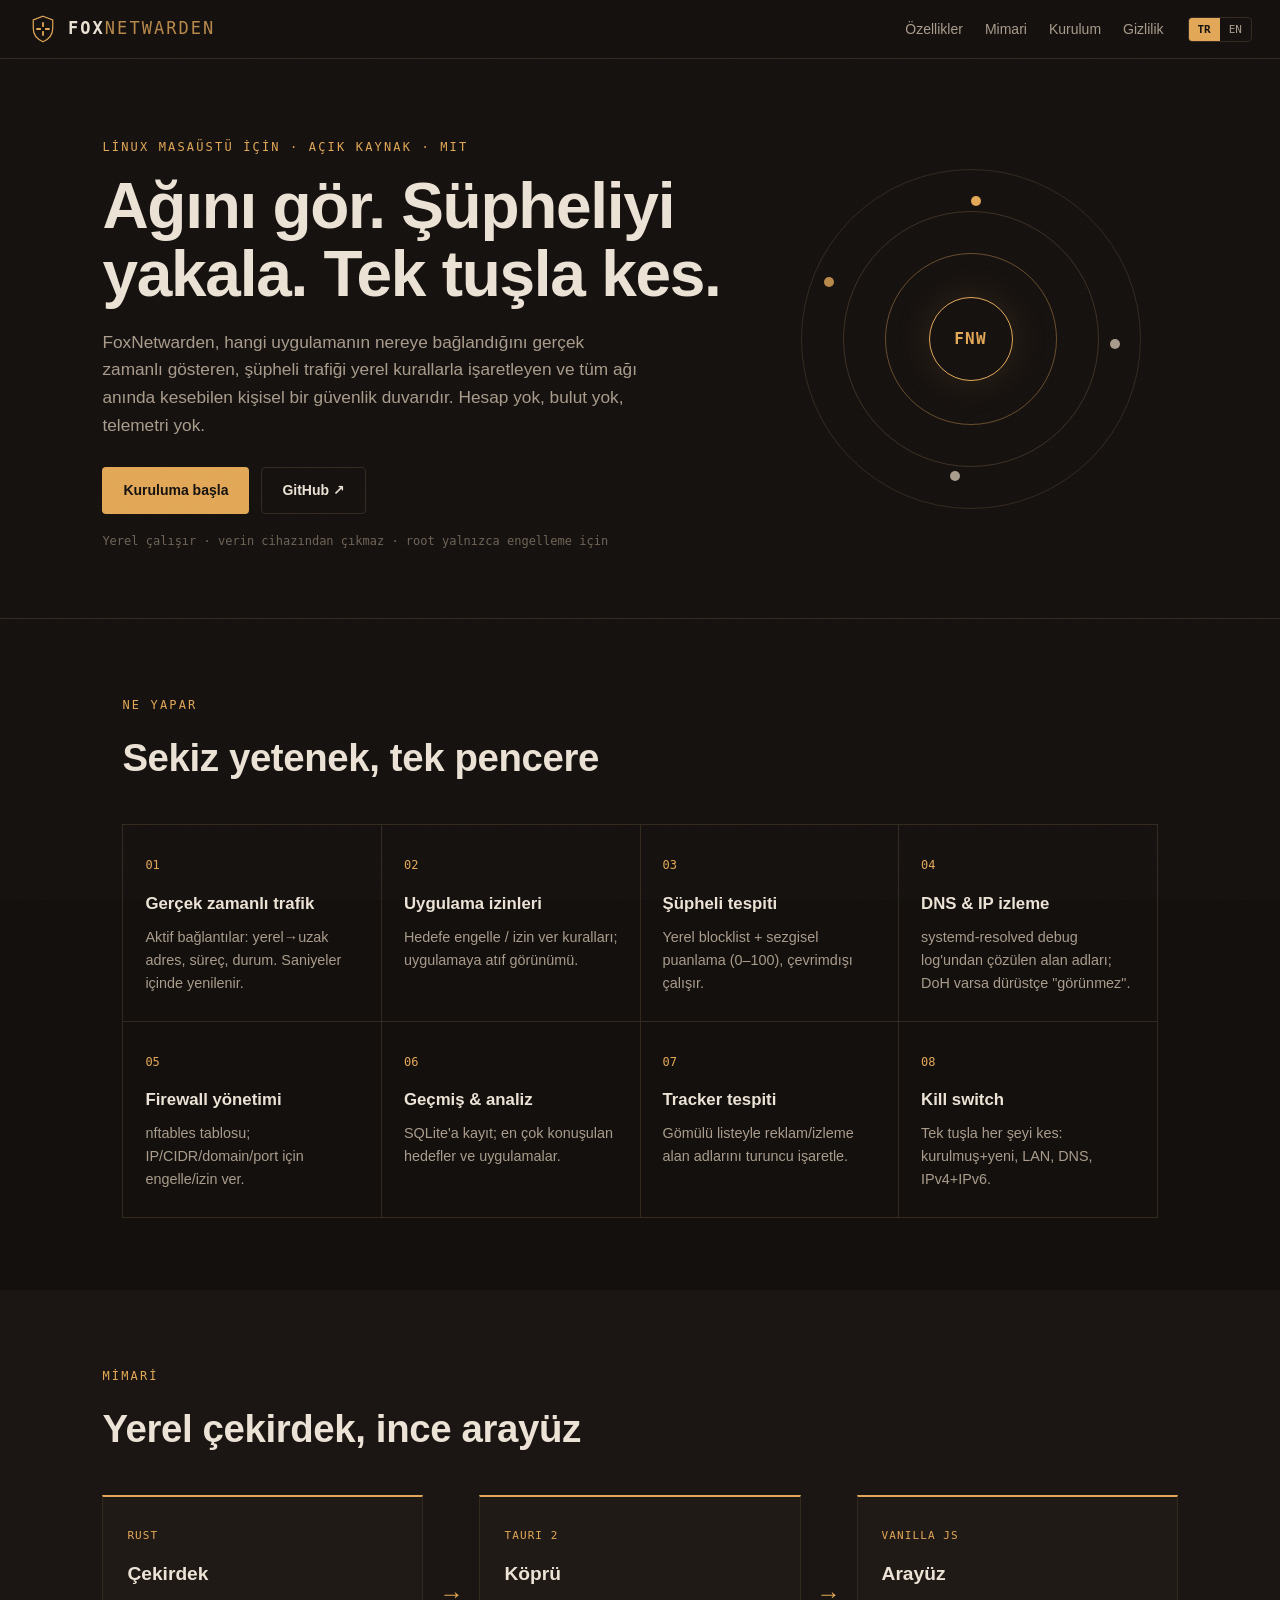
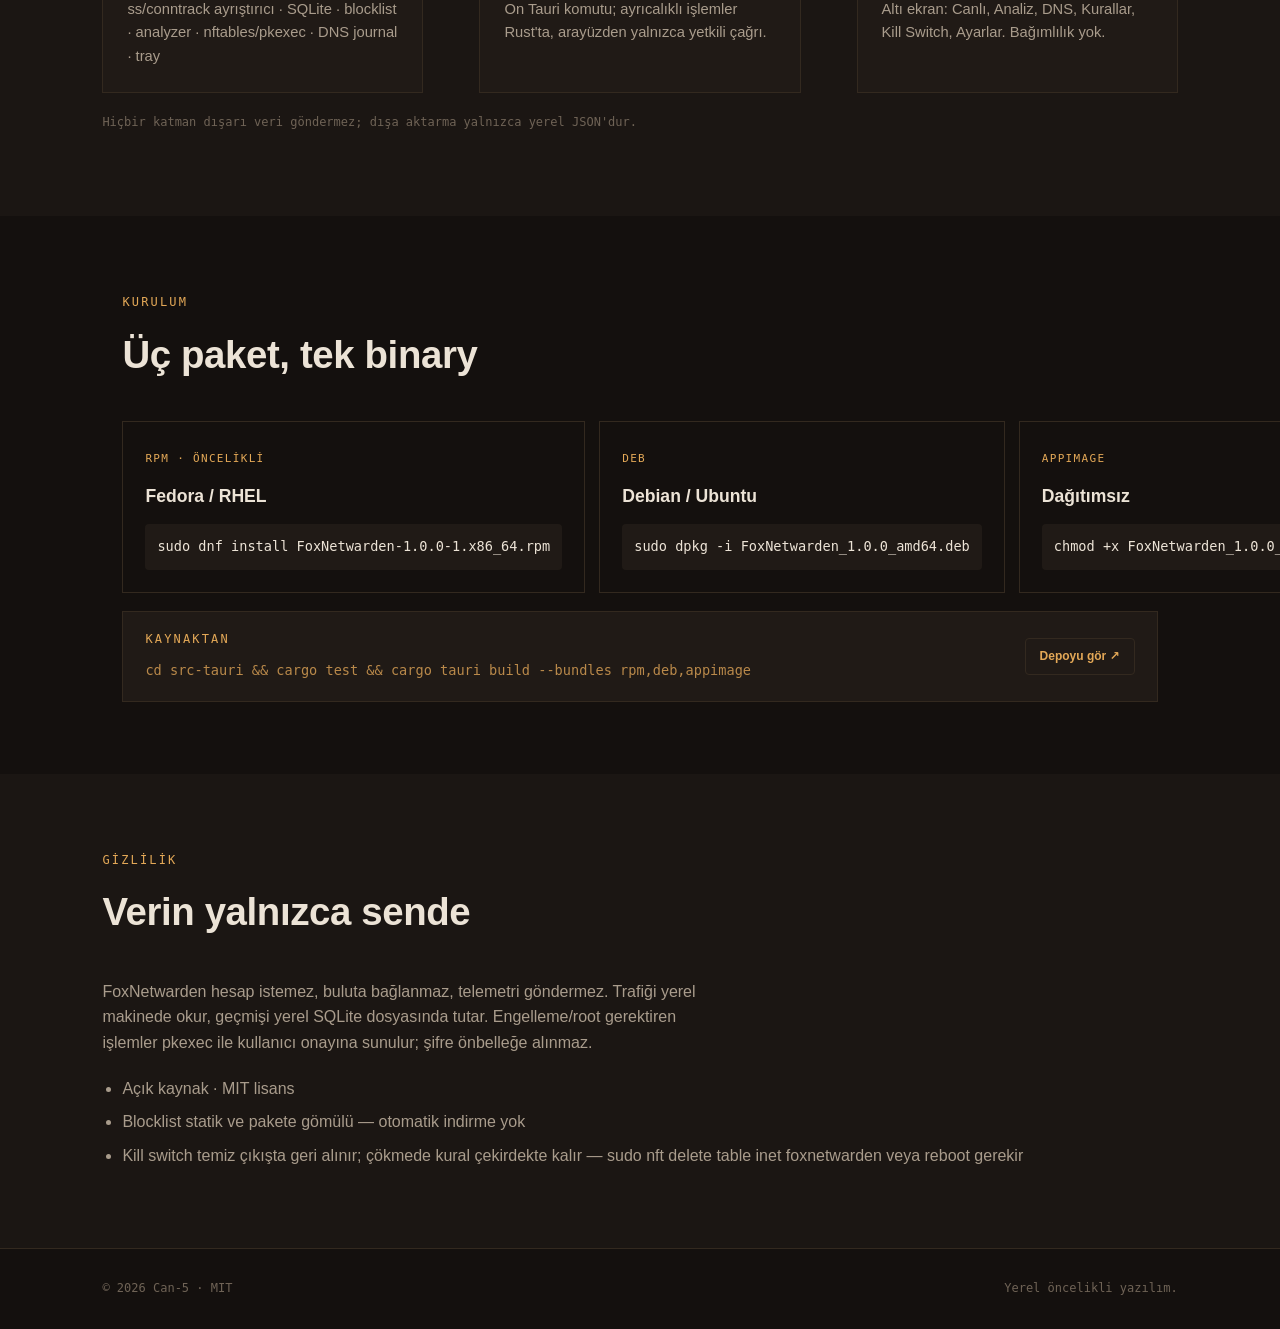
<file: site/index.html>
<!doctype html>
<html lang="tr">
<head>
<meta charset="utf-8">
<meta name="viewport" content="width=device-width, initial-scale=1">
<title>FoxNetwarden — ağ güvenlik duvarın</title>
<meta name="description" content="Yerel, hesapsız, bulutsuz kişisel Linux ağ güvenlik duvarı. Trafiğini gör, şüpheli bağlantıyı yakala, tek tuşla ağı kes.">
<link rel="icon" href="favicon.png">
<link rel="stylesheet" href="styles.css">
</head>
<body>
<header class="topbar">
  <a class="brand" href="#ust">
    <svg class="brand-mark" viewBox="0 0 40 40" aria-hidden="true">
      <path d="M20 3 L33 8 V19 C33 28 27 34 20 37 C13 34 7 28 7 19 V8 Z" fill="#14100e" stroke="#e3a857" stroke-width="1.6"/>
      <path d="M20 12 V28 M12 20 H28" stroke="#e3a857" stroke-width="2.4" stroke-linecap="round"/>
      <circle cx="20" cy="20" r="3" fill="#14100e"/>
    </svg>
    <span>FOX<span class="thin">NETWARDEN</span></span>
  </a>
  <nav class="topnav" aria-label="Sayfa bölümleri">
    <a href="#ozellikler" data-i18n="nav.features">Özellikler</a>
    <a href="#mimari" data-i18n="nav.arch">Mimari</a>
    <a href="#kurulum" data-i18n="nav.install">Kurulum</a>
    <a href="#gizlilik" data-i18n="nav.privacy">Gizlilik</a>
  </nav>
  <div class="lang-switch" role="group" aria-label="Dil / Language">
    <button class="lang-btn is-active" data-lang="tr" aria-pressed="true">TR</button>
    <button class="lang-btn" data-lang="en" aria-pressed="false">EN</button>
  </div>
</header>

<main>
<section class="hero" id="ust">
  <div class="hero-inner">
    <p class="eyebrow" data-i18n="hero.eyebrow">Linux masaüstü için · açık kaynak · MIT</p>
    <h1 data-i18n="hero.title">Ağını gör. Şüpheliyi yakala. Tek tuşla kes.</h1>
    <p class="lede" data-i18n="hero.lede">FoxNetwarden, hangi uygulamanın nereye bağlandığını gerçek zamanlı gösteren, şüpheli trafiği yerel kurallarla işaretleyen ve tüm ağı anında kesebilen kişisel bir güvenlik duvarıdır. Hesap yok, bulut yok, telemetri yok.</p>
    <div class="hero-actions">
      <a class="btn primary" href="#kurulum" data-i18n="hero.cta">Kuruluma başla</a>
      <a class="btn ghost" href="https://github.com/Can-5/foxnetwarden" target="_blank" rel="noopener">GitHub ↗</a>
    </div>
    <div class="hero-note" data-i18n="hero.note">Yerel çalışır · verin cihazından çıkmaz · root yalnızca engelleme için</div>
  </div>
  <div class="hero-art" aria-hidden="true">
    <div class="ring r1"></div><div class="ring r2"></div><div class="ring r3"></div>
    <div class="core"><span>FNW</span></div>
    <div class="node n1"></div><div class="node n2"></div><div class="node n3"></div><div class="node n4"></div>
  </div>
</section>

<section class="section" id="ozellikler">
  <div class="section-head">
    <span class="kicker" data-i18n="sec.features">NE YAPAR</span>
    <h2 data-i18n="sec.features.title">Sekiz yetenek, tek pencere</h2>
  </div>
  <div class="feature-grid">
    <article class="feature"><span class="fnum">01</span><h3 data-i18n="f.live.title">Gerçek zamanlı trafik</h3><p data-i18n="f.live.body">Aktif bağlantılar: yerel→uzak adres, süreç, durum. Saniyeler içinde yenilenir.</p></article>
    <article class="feature"><span class="fnum">02</span><h3 data-i18n="f.perm.title">Uygulama izinleri</h3><p data-i18n="f.perm.body">Hedefe engelle / izin ver kuralları; uygulamaya atıf görünümü.</p></article>
    <article class="feature"><span class="fnum">03</span><h3 data-i18n="f.susp.title">Şüpheli tespiti</h3><p data-i18n="f.susp.body">Yerel blocklist + sezgisel puanlama (0–100), çevrimdışı çalışır.</p></article>
    <article class="feature"><span class="fnum">04</span><h3 data-i18n="f.dns.title">DNS & IP izleme</h3><p data-i18n="f.dns.body">systemd-resolved debug log'undan çözülen alan adları; DoH varsa dürüstçe "görünmez".</p></article>
    <article class="feature"><span class="fnum">05</span><h3 data-i18n="f.fw.title">Firewall yönetimi</h3><p data-i18n="f.fw.body">nftables tablosu; IP/CIDR/domain/port için engelle/izin ver.</p></article>
    <article class="feature"><span class="fnum">06</span><h3 data-i18n="f.hist.title">Geçmiş & analiz</h3><p data-i18n="f.hist.body">SQLite'a kayıt; en çok konuşulan hedefler ve uygulamalar.</p></article>
    <article class="feature"><span class="fnum">07</span><h3 data-i18n="f.track.title">Tracker tespiti</h3><p data-i18n="f.track.body">Gömülü listeyle reklam/izleme alan adlarını turuncu işaretle.</p></article>
    <article class="feature"><span class="fnum">08</span><h3 data-i18n="f.kill.title">Kill switch</h3><p data-i18n="f.kill.body">Tek tuşla her şeyi kes: kurulmuş+yeni, LAN, DNS, IPv4+IPv6.</p></article>
  </div>
</section>

<section class="section alt" id="mimari">
  <div class="section-head">
    <span class="kicker" data-i18n="sec.arch">MİMARİ</span>
    <h2 data-i18n="sec.arch.title">Yerel çekirdek, ince arayüz</h2>
  </div>
  <div class="arch">
    <div class="arch-box"><span class="ab-tag">RUST</span><h3 data-i18n="arch.core">Çekirdek</h3><p data-i18n="arch.core.body">ss/conntrack ayrıştırıcı · SQLite · blocklist · analyzer · nftables/pkexec · DNS journal · tray</p></div>
    <div class="arch-arrow">→</div>
    <div class="arch-box"><span class="ab-tag">TAURI 2</span><h3 data-i18n="arch.bridge">Köprü</h3><p data-i18n="arch.bridge.body">On Tauri komutu; ayrıcalıklı işlemler Rust'ta, arayüzden yalnızca yetkili çağrı.</p></div>
    <div class="arch-arrow">→</div>
    <div class="arch-box"><span class="ab-tag">VANILLA JS</span><h3 data-i18n="arch.ui">Arayüz</h3><p data-i18n="arch.ui.body">Altı ekran: Canlı, Analiz, DNS, Kurallar, Kill Switch, Ayarlar. Bağımlılık yok.</p></div>
  </div>
  <p class="arch-foot" data-i18n="arch.foot">Hiçbir katman dışarı veri göndermez; dışa aktarma yalnızca yerel JSON'dur.</p>
</section>

<section class="section" id="kurulum">
  <div class="section-head">
    <span class="kicker" data-i18n="sec.install">KURULUM</span>
    <h2 data-i18n="sec.install.title">Üç paket, tek binary</h2>
  </div>
  <div class="install-grid">
    <article class="pkg"><span class="pkg-tag">RPM · ÖNCELİKLİ</span><h3>Fedora / RHEL</h3><code>sudo dnf install FoxNetwarden-1.0.0-1.x86_64.rpm</code></article>
    <article class="pkg"><span class="pkg-tag">DEB</span><h3>Debian / Ubuntu</h3><code>sudo dpkg -i FoxNetwarden_1.0.0_amd64.deb</code></article>
    <article class="pkg"><span class="pkg-tag">APPIMAGE</span><h3>Dağıtımsız</h3><code>chmod +x FoxNetwarden_1.0.0_amd64.AppImage &amp;&amp; ./FoxNetwarden_1.0.0_amd64.AppImage</code></article>
  </div>
  <div class="build-strip">
    <div><span class="kicker" data-i18n="build.title">KAYNAKTAN</span><code>cd src-tauri &amp;&amp; cargo test &amp;&amp; cargo tauri build --bundles rpm,deb,appimage</code></div>
    <a class="btn small" href="https://github.com/Can-5/foxnetwarden" target="_blank" rel="noopener" data-i18n="build.repo">Depoyu gör ↗</a>
  </div>
</section>

<section class="section alt" id="gizlilik">
  <div class="section-head">
    <span class="kicker" data-i18n="sec.privacy">GİZLİLİK</span>
    <h2 data-i18n="sec.privacy.title">Verin yalnızca sende</h2>
  </div>
  <div class="privacy">
    <p data-i18n="privacy.body">FoxNetwarden hesap istemez, buluta bağlanmaz, telemetri göndermez. Trafiği yerel makinede okur, geçmişi yerel SQLite dosyasında tutar. Engelleme/root gerektiren işlemler pkexec ile kullanıcı onayına sunulur; şifre önbelleğe alınmaz.</p>
    <ul>
      <li data-i18n="privacy.l1">Açık kaynak · MIT lisans</li>
      <li data-i18n="privacy.l2">Blocklist statik ve pakete gömülü — otomatik indirme yok</li>
      <li data-i18n="privacy.l3">Kill switch temiz çıkışta geri alınır; çökmede kural çekirdekte kalır — sudo nft delete table inet foxnetwarden veya reboot gerekir</li>
    </ul>
  </div>
</section>
</main>

<footer>
  <span>© 2026 Can-5 · MIT</span>
  <span data-i18n="footer.made">Yerel öncelikli yazılım.</span>
</footer>

<script src="app.js"></script>
</body>
</html>
</file>
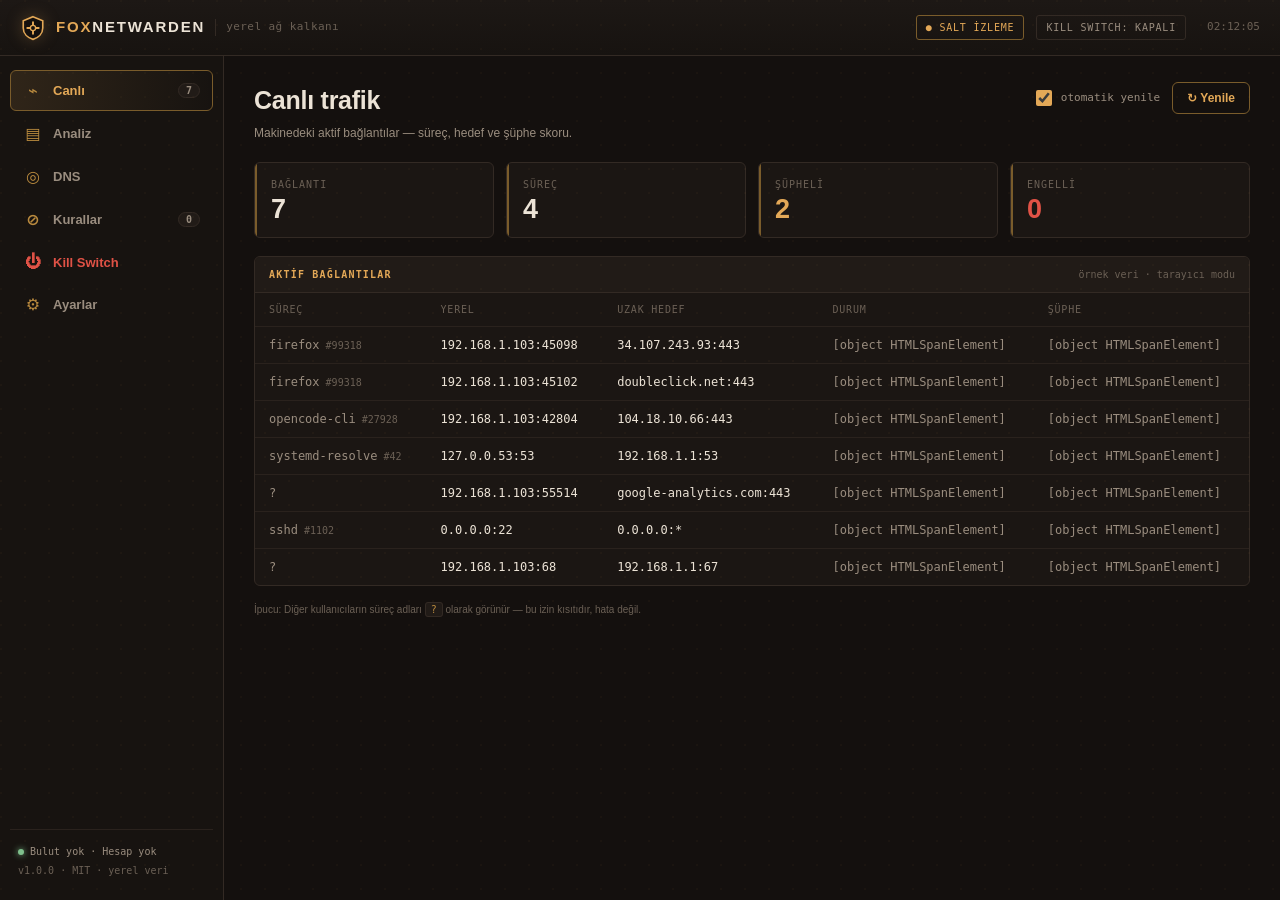
<file: web/index.html>
<!DOCTYPE html>
<html lang="tr">
<head>
  <meta charset="UTF-8">
  <meta name="viewport" content="width=device-width, initial-scale=1">
  <meta name="description" content="FoxNetwarden — yerel, hesapsız, bulutsuz Linux kişisel ağ güvenlik duvarı.">
  <link rel="icon" href="icon.png">
  <title>FoxNetwarden — ağ güvenlik duvarın</title>
  <link rel="stylesheet" href="styles.css">
</head>
<body>
  <div class="app" id="app">
    <!-- Üst bar -->
    <header class="topbar">
      <div class="brand">
        <span class="brand-mark" aria-hidden="true">
          <svg viewBox="0 0 32 32" width="26" height="26">
            <path d="M16 2 L28 7 V16 C28 23 22.5 28 16 30 C9.5 28 4 23 4 16 V7 Z" fill="#14100e" stroke="#e3a857" stroke-width="2"/>
            <path d="M16 9 V23 M9 16 H23" stroke="#e3a857" stroke-width="2.4" stroke-linecap="round"/>
            <circle cx="16" cy="16" r="3.2" fill="#14100e" stroke="#e3a857" stroke-width="1.6"/>
          </svg>
        </span>
        <span class="brand-name">FOX<span>NETWARDEN</span></span>
        <span class="brand-tag">yerel ağ kalkanı</span>
      </div>
      <div class="topbar-status">
        <span class="status-pill" id="modePill" data-mode="observe">● SALT İZLEME</span>
        <span class="ks-pill" id="ksPill" data-active="false">KILL SWITCH: KAPALI</span>
        <time class="clock" id="clock">--:--:--</time>
      </div>
    </header>

    <div class="shell">
      <!-- Sol gezinme -->
      <nav class="sidebar" aria-label="Ana gezinme">
        <button class="nav-item is-active" data-screen="live" type="button">
          <span class="nav-ico" aria-hidden="true">⌁</span><span>Canlı</span>
          <span class="nav-badge" id="navLiveCount">0</span>
        </button>
        <button class="nav-item" data-screen="analysis" type="button">
          <span class="nav-ico" aria-hidden="true">▤</span><span>Analiz</span>
        </button>
        <button class="nav-item" data-screen="dns" type="button">
          <span class="nav-ico" aria-hidden="true">◎</span><span>DNS</span>
        </button>
        <button class="nav-item" data-screen="rules" type="button">
          <span class="nav-ico" aria-hidden="true">⊘</span><span>Kurallar</span>
          <span class="nav-badge" id="navRuleCount">0</span>
        </button>
        <button class="nav-item nav-danger" data-screen="kill" type="button">
          <span class="nav-ico" aria-hidden="true">⏻</span><span>Kill Switch</span>
        </button>
        <button class="nav-item" data-screen="settings" type="button">
          <span class="nav-ico" aria-hidden="true">⚙</span><span>Ayarlar</span>
        </button>
        <div class="side-foot">
          <div class="foot-line"><span class="foot-dot"></span> Bulut yok · Hesap yok</div>
          <div class="foot-line foot-dim">v1.0.0 · MIT · yerel veri</div>
        </div>
      </nav>

      <!-- İçerik -->
      <main class="content" id="content">
        <!-- CANLI -->
        <section class="screen is-active" id="screen-live" aria-labelledby="h-live">
          <div class="screen-head">
            <div>
              <h1 id="h-live">Canlı trafik</h1>
              <p class="sub">Makinedeki aktif bağlantılar — süreç, hedef ve şüphe skoru.</p>
            </div>
            <div class="head-actions">
              <label class="inline-check"><input type="checkbox" id="autoRefresh" checked> otomatik yenile</label>
              <button class="btn btn-ghost" id="refreshBtn" type="button">↻ Yenile</button>
            </div>
          </div>

          <div class="stat-grid" id="statGrid">
            <div class="stat"><span class="stat-k">Bağlantı</span><span class="stat-v" id="statConns">0</span></div>
            <div class="stat"><span class="stat-k">Süreç</span><span class="stat-v" id="statProcs">0</span></div>
            <div class="stat"><span class="stat-k">Şüpheli</span><span class="stat-v stat-warn" id="statSusp">0</span></div>
            <div class="stat"><span class="stat-k">Engelli</span><span class="stat-v stat-danger" id="statBlocked">0</span></div>
          </div>

          <div class="panel">
            <div class="panel-head">
              <span>AKTİF BAĞLANTILAR</span>
              <span class="panel-meta" id="liveMeta">—</span>
            </div>
            <div class="table-wrap">
              <table class="data-table" id="liveTable">
                <thead><tr>
                  <th>Süreç</th><th>Yerel</th><th>Uzak hedef</th><th>Durum</th><th>Şüphe</th>
                </tr></thead>
                <tbody id="liveBody">
                  <tr><td colspan="5" class="empty">Bağlantı okunuyor…</td></tr>
                </tbody>
              </table>
            </div>
          </div>
          <p class="hint" id="permissionHint">İpucu: Diğer kullanıcıların süreç adları <code>?</code> olarak görünür — bu izin kısıtıdır, hata değil.</p>
        </section>

        <!-- ANALİZ -->
        <section class="screen" id="screen-analysis" aria-labelledby="h-analysis">
          <div class="screen-head">
            <div>
              <h1 id="h-analysis">Analiz</h1>
              <p class="sub">En çok konuşan süreçler ve kaydedilen bağlantı geçmişi.</p>
            </div>
          </div>
          <div class="two-col">
            <div class="panel">
              <div class="panel-head"><span>EN ÇOK HEDEF · SÜREÇ</span></div>
              <div class="bars" id="talkerBars"><p class="empty">Veri yok.</p></div>
            </div>
            <div class="panel">
              <div class="panel-head"><span>GEÇMİŞ ÖZETİ</span></div>
              <div class="stat-grid compact" id="historyStats">
                <div class="stat"><span class="stat-k">Kayıt</span><span class="stat-v" id="histCount">0</span></div>
                <div class="stat"><span class="stat-k">Benzersiz hedef</span><span class="stat-v" id="histTargets">0</span></div>
              </div>
              <div class="table-wrap short">
                <table class="data-table" id="historyTable">
                  <thead><tr><th>Zaman</th><th>Süreç</th><th>Hedef</th><th>Durum</th></tr></thead>
                  <tbody id="historyBody"><tr><td colspan="4" class="empty">Kayıt yok.</td></tr></tbody>
                </table>
              </div>
            </div>
          </div>
        </section>

        <!-- DNS -->
        <section class="screen" id="screen-dns" aria-labelledby="h-dns">
          <div class="screen-head">
            <div>
              <h1 id="h-dns">DNS izleme</h1>
              <p class="sub">systemd-resolved hata ayıklama günlüğünden alan adı sorguları.</p>
            </div>
            <button class="btn" id="dnsToggleBtn" type="button">DNS izlemeyi aç</button>
          </div>
          <div class="notice" id="dnsNotice">
            <strong id="dnsNoticeTitle">Görünmez mod</strong>
            <span id="dnsNoticeBody">DNS sorguları şu an görünmüyor. Tarayıcılar DoH kullanıyorsa resolved bu trafiği göremez. İzlemeyi açmak için root yetkisiyle debug günlüğü okunur.</span>
          </div>
          <div class="panel">
            <div class="panel-head"><span>SON SORGULAR</span><span class="panel-meta" id="dnsMeta">—</span></div>
            <div class="table-wrap">
              <table class="data-table" id="dnsTable">
                <thead><tr><th>Zaman</th><th>Alan adı</th><th>Tür</th><th>İşaret</th></tr></thead>
                <tbody id="dnsBody"><tr><td colspan="4" class="empty">İzleme kapalı.</td></tr></tbody>
              </table>
            </div>
          </div>
        </section>

        <!-- KURALLAR -->
        <section class="screen" id="screen-rules" aria-labelledby="h-rules">
          <div class="screen-head">
            <div>
              <h1 id="h-rules">Kurallar</h1>
              <p class="sub">Hedef veya porta dayalı engelleme/izin kuralları — nftables.</p>
            </div>
          </div>
          <div class="notice notice-warn" id="pkexecNotice">Her yazma işlemi <strong>pkexec</strong> ile root şifresi ister. Şifre uygulamada saklanmaz.</div>
          <div class="two-col">
            <div class="panel">
              <div class="panel-head"><span>YENİ KURAL</span></div>
              <form class="rule-form" id="ruleForm">
                <label>Eylem
                  <select id="ruleAction"><option value="block">Engelle</option><option value="allow">İzin ver</option></select>
                </label>
                <label>Hedef <span class="lbl-hint">IP / CIDR / alan adı</span>
                  <input id="ruleTarget" type="text" placeholder="ör. 192.0.2.66 veya example.com" autocomplete="off" required>
                </label>
                <label>Port <span class="lbl-hint">isteğe bağlı</span>
                  <input id="rulePort" type="number" min="1" max="65535" placeholder="443">
                </label>
                <button class="btn btn-block" type="submit">Kural ekle</button>
              </form>
            </div>
            <div class="panel">
              <div class="panel-head"><span>AKTİF KURALLAR</span><span class="panel-meta" id="ruleMeta">0 kural</span></div>
              <div class="table-wrap">
                <table class="data-table" id="rulesTable">
                  <thead><tr><th>Handle</th><th>Eylem</th><th>Hedef</th><th></th></tr></thead>
                  <tbody id="rulesBody"><tr><td colspan="4" class="empty">Kural yok.</td></tr></tbody>
                </table>
              </div>
            </div>
          </div>
        </section>

        <!-- KILL SWITCH -->
        <section class="screen" id="screen-kill" aria-labelledby="h-kill">
          <div class="screen-head">
            <div>
              <h1 id="h-kill">Kill switch</h1>
              <p class="sub">Tüm ağ trafiğini tek tuşla keser — IPv4, IPv6, DNS, LAN dahil.</p>
            </div>
          </div>
          <div class="kill-stage" id="killStage" data-active="false">
            <div class="kill-ring" aria-hidden="true"><span class="kill-ring-inner"></span></div>
            <div class="kill-core">
              <div class="kill-state" id="killState">KORUMA AKTİF</div>
              <div class="kill-desc" id="killDesc">Ağ trafiği normal akıyor.</div>
              <button class="kill-btn" id="killBtn" type="button">TÜM AĞI KES</button>
              <p class="kill-fine">Oturumluk · çökerse <code>sudo nft delete table inet foxnetwarden</code> · izin kuralları geçersiz.</p>
            </div>
          </div>
        </section>

        <!-- AYARLAR -->
        <section class="screen" id="screen-settings" aria-labelledby="h-settings">
          <div class="screen-head">
            <div>
              <h1 id="h-settings">Ayarlar</h1>
              <p class="sub">Yenileme hızı, koruma ve başlatma tercihleri.</p>
            </div>
          </div>
          <div class="settings-grid">
            <label class="setting-row">
              <span class="setting-label">Yenileme hızı<span class="setting-hint">Canlı tablo güncelleme aralığı</span></span>
              <select id="setRefresh"><option value="1000">1 saniye</option><option value="2000" selected>2 saniye</option><option value="5000">5 saniye</option></select>
            </label>
            <label class="setting-row">
              <span class="setting-label">Tracker koruması<span class="setting-hint">Gömülü blocklist ile eşleştir</span></span>
              <input type="checkbox" id="setBlocklist" checked>
            </label>
            <label class="setting-row">
              <span class="setting-label">Başlangıçta çalıştır<span class="setting-hint">Masaüstü oturumuyla aç</span></span>
              <input type="checkbox" id="setAutostart">
            </label>
            <label class="setting-row">
              <span class="setting-label">DNS debug izleme<span class="setting-hint">Root gerekir, oturumluk</span></span>
              <input type="checkbox" id="setDns">
            </label>
          </div>
          <div class="settings-actions">
            <button class="btn" id="saveSettings" type="button">Ayarları kaydet</button>
            <button class="btn btn-ghost" id="exportBtn" type="button">Geçmişi dışa aktar (JSON)</button>
          </div>
          <p class="hint">Ayarlar tarayıcı modunda <code>localStorage</code>'a, masaüstünde uygulama veri dizinine yazılır.</p>
        </section>
      </main>
    </div>
  </div>

  <div class="toast" id="toast" role="status" aria-live="polite" hidden></div>
  <script src="app.js"></script>
</body>
</html>
</file>
<file: site/styles.css>
/* FoxNetwarden site — industrial/security console, charcoal + brass */
:root{
  --bg:#14100e; --bg-2:#1b1613; --panel:#201a16; --line:#33291f;
  --brass:#e3a857; --brass-soft:#b9894a; --ink:#ece3d6; --dim:#a99c8c; --faint:#6f6356;
  --mono:"JetBrains Mono","IBM Plex Mono","DejaVu Sans Mono",ui-monospace,monospace;
  --sans:"Noto Sans","Liberation Sans",system-ui,sans-serif; --r:4px;
}
*{box-sizing:border-box}
html{scroll-behavior:smooth}
body{margin:0;background:var(--bg);color:var(--ink);font-family:var(--sans);font-size:16px;line-height:1.6}
body::before{content:"";position:fixed;inset:0;pointer-events:none;z-index:99;opacity:.035;
  background-image:url("data:image/svg+xml,%3Csvg xmlns='http://www.w3.org/2000/svg' width='120' height='120'%3E%3Cfilter id='n'%3E%3CfeTurbulence type='fractalNoise' baseFrequency='.9' numOctaves='3'/%3E%3C/filter%3E%3Crect width='120' height='120' filter='url(%23n)'/%3E%3C/svg%3E")}
a{color:inherit;text-decoration:none}
code{font-family:var(--mono);font-size:.85em}

.topbar{position:sticky;top:0;z-index:50;display:flex;align-items:center;gap:24px;padding:14px 28px;
  background:rgba(20,16,14,.92);backdrop-filter:blur(12px);border-bottom:1px solid var(--line)}
.brand{display:flex;align-items:center;gap:10px;font-family:var(--mono);font-weight:700;font-size:17px;letter-spacing:.12em}
.brand-mark{width:30px;height:30px;flex:none}
.brand .thin{color:var(--brass-soft);font-weight:400}
.topnav{display:flex;gap:22px;margin-left:auto;font-size:14px;color:var(--dim)}
.topnav a:hover{color:var(--brass)}
.lang-switch{display:flex;border:1px solid var(--line);border-radius:var(--r);overflow:hidden}
.lang-btn{background:transparent;color:var(--dim);border:0;font-family:var(--mono);font-size:11px;
  padding:5px 9px;cursor:pointer}
.lang-btn.is-active{background:var(--brass);color:var(--bg);font-weight:700}
.lang-btn:focus-visible,.btn:focus-visible,.topnav a:focus-visible{outline:2px solid var(--brass);outline-offset:2px}

.hero{display:grid;grid-template-columns:1.2fr .8fr;gap:40px;align-items:center;
  min-height:560px;padding:60px 8% ;border-bottom:1px solid var(--line);position:relative;overflow:hidden}
.hero-inner{max-width:640px}
.eyebrow,.kicker{font-family:var(--mono);font-size:12px;letter-spacing:.18em;color:var(--brass);text-transform:uppercase}
.hero h1{font-size:clamp(2.3rem,5vw,4rem);line-height:1.06;margin:16px 0 20px;font-weight:800;letter-spacing:-.02em}
.lede{color:var(--dim);font-size:1.08rem;max-width:56ch}
.hero-actions{display:flex;gap:12px;margin:28px 0 18px;flex-wrap:wrap}
.btn{display:inline-block;padding:11px 20px;border-radius:var(--r);font-weight:600;font-size:14px;border:1px solid transparent;cursor:pointer}
.btn.primary{background:var(--brass);color:var(--bg)}
.btn.primary:hover{background:#f0bd70}
.btn.ghost{border-color:var(--line);color:var(--ink)}
.btn.ghost:hover{border-color:var(--brass);color:var(--brass)}
.btn.small{padding:8px 14px;font-size:12px;border-color:var(--line);color:var(--brass)}
.hero-note{font-family:var(--mono);font-size:12px;color:var(--faint)}
.hero-art{position:relative;width:340px;height:340px;margin:auto}
.ring{position:absolute;border:1px solid var(--line);border-radius:50%;inset:0}
.ring.r2{inset:42px;border-color:#3d3025}.ring.r3{inset:84px;border-color:var(--brass-soft);opacity:.5}
.core{position:absolute;inset:128px;background:var(--bg);border:1px solid var(--brass);border-radius:50%;
  display:grid;place-items:center;box-shadow:0 0 40px rgba(227,168,87,.12)}
.core span{font-family:var(--mono);font-weight:700;color:var(--brass);letter-spacing:.08em}
.node{position:absolute;width:10px;height:10px;border-radius:50%;background:var(--brass)}
.node.n1{top:8%;left:50%}.node.n2{top:50%;right:6%;background:var(--dim)}
.node.n3{bottom:8%;left:44%;background:var(--dim)}.node.n4{top:32%;left:7%;background:var(--brass-soft)}

.section{padding:72px 8%;max-width:1240px;margin:auto}
.section.alt{background:var(--bg-2);max-width:none;padding-left:calc(8% + (100vw - 100%)/2 * 0)}
.section-head{margin-bottom:36px}
.section-head h2{font-size:clamp(1.7rem,3vw,2.6rem);margin:10px 0 0;letter-spacing:-.01em}

.feature-grid{display:grid;grid-template-columns:repeat(4,1fr);gap:1px;background:var(--line);border:1px solid var(--line)}
.feature{background:var(--bg);padding:26px 22px;min-height:180px}
.feature:hover{background:var(--panel)}
.fnum{font-family:var(--mono);font-size:12px;color:var(--brass)}
.feature h3{font-size:1.05rem;margin:14px 0 8px}
.feature p{color:var(--dim);font-size:.9rem;margin:0}

.arch{display:flex;align-items:stretch;gap:16px;flex-wrap:wrap}
.arch-box{flex:1;min-width:220px;background:var(--panel);border:1px solid var(--line);border-top:2px solid var(--brass);padding:24px}
.ab-tag{font-family:var(--mono);font-size:11px;color:var(--brass);letter-spacing:.1em}
.arch-box h3{margin:12px 0 8px;font-size:1.2rem}
.arch-box p{color:var(--dim);font-size:.92rem;margin:0}
.arch-arrow{display:grid;place-items:center;color:var(--brass);font-size:24px}
.arch-foot{color:var(--faint);font-family:var(--mono);font-size:12px;margin-top:20px}

.install-grid{display:grid;grid-template-columns:repeat(3,1fr);gap:14px}
.pkg{background:var(--bg);border:1px solid var(--line);padding:22px}
.pkg-tag{font-family:var(--mono);font-size:11px;letter-spacing:.12em;color:var(--brass)}
.pkg h3{margin:12px 0 14px;font-size:1.1rem}
.pkg code{display:block;background:var(--panel);padding:12px;border-radius:var(--r);color:var(--ink);overflow-x:auto;white-space:nowrap}
.build-strip{display:flex;align-items:center;justify-content:space-between;gap:20px;margin-top:18px;
  padding:18px 22px;background:var(--panel);border:1px solid var(--line);flex-wrap:wrap}
.build-strip .kicker{display:block;margin-bottom:8px}
.build-strip code{color:var(--brass-soft)}

.privacy p{max-width:70ch;color:var(--dim)}
.privacy ul{margin:20px 0 0;padding-left:20px;color:var(--dim)}
.privacy li{margin:8px 0}

footer{display:flex;justify-content:space-between;padding:30px 8%;border-top:1px solid var(--line);
  font-family:var(--mono);font-size:12px;color:var(--faint)}

@media(max-width:900px){
  .feature-grid{grid-template-columns:repeat(2,1fr)}
  .install-grid{grid-template-columns:1fr}
  .hero{grid-template-columns:1fr;padding:48px 6%}
  .hero-art{width:260px;height:260px}.ring.r2{inset:32px}.ring.r3{inset:64px}.core{inset:98px}
  .topnav{display:none}
}
@media(max-width:560px){
  .feature-grid{grid-template-columns:1fr}
  .topbar{padding:12px 16px}
}
@media(prefers-reduced-motion:reduce){html{scroll-behavior:auto}}
</file>
<file: web/styles.css>
/* FoxNetwarden — yerel ağ kalkanı · endüstriyel güvenlik konsolu */
:root {
  --bg: #14100e;
  --panel: #1b1613;
  --panel-2: #211b17;
  --line: #332a24;
  --line-soft: #2a221d;
  --brass: #e3a857;
  --brass-soft: #b98a3e;
  --brass-dim: #7a5c2b;
  --ink: #ece3d6;
  --ink-dim: #9a8d7f;
  --ink-faint: #6b6055;
  --danger: #e05246;
  --danger-dim: #7c2a24;
  --warn: #e3a857;
  --ok: #7fc08d;
  --mono: "JetBrains Mono", "IBM Plex Mono", "DejaVu Sans Mono", "Liberation Mono", monospace;
  --sans: "Noto Sans", "Liberation Sans", system-ui, sans-serif;
  --r: 6px;
  --sp: 8px;
}

* { box-sizing: border-box; }
[hidden] { display: none !important; }

html, body { height: 100%; }
body {
  margin: 0;
  background: var(--bg);
  color: var(--ink);
  font-family: var(--mono);
  font-size: 13px;
  line-height: 1.5;
  -webkit-font-smoothing: antialiased;
  overflow: hidden;
}
body::before {
  content: "";
  position: fixed;
  inset: 0;
  pointer-events: none;
  z-index: 99;
  background-image: radial-gradient(circle at 1px 1px, rgba(227,168,87,.035) 1px, transparent 0);
  background-size: 24px 24px;
}
:focus-visible { outline: 2px solid var(--brass); outline-offset: 2px; }
::selection { background: var(--brass-dim); color: #fff; }

.app { display: flex; flex-direction: column; height: 100vh; }

/* Üst bar */
.topbar {
  display: flex; align-items: center; justify-content: space-between;
  height: 56px; flex: 0 0 56px;
  padding: 0 20px;
  background: linear-gradient(180deg, #1d1815, #171310);
  border-bottom: 1px solid var(--line);
  z-index: 5;
}
.brand { display: flex; align-items: center; gap: 10px; }
.brand-mark { display: flex; filter: drop-shadow(0 0 8px rgba(227,168,87,.25)); }
.brand-name { font-family: var(--sans); font-weight: 800; font-size: 15px; letter-spacing: .12em; color: var(--brass); }
.brand-name span { color: var(--ink); }
.brand-tag { color: var(--ink-faint); font-size: 11px; letter-spacing: .04em; border-left: 1px solid var(--line); padding-left: 10px; }
.topbar-status { display: flex; align-items: center; gap: 12px; }
.status-pill, .ks-pill {
  font-size: 10px; letter-spacing: .08em; padding: 4px 9px; border-radius: 3px;
  border: 1px solid var(--line); color: var(--ink-dim); white-space: nowrap;
}
.status-pill[data-mode="observe"] { color: var(--brass); border-color: var(--brass-dim); }
.status-pill[data-mode="protect"] { color: var(--ok); border-color: #3d6b48; }
.ks-pill[data-active="true"] { color: var(--danger); border-color: var(--danger-dim); background: rgba(224,82,70,.08); }
.clock { color: var(--ink-faint); font-size: 11px; min-width: 62px; text-align: right; }

/* Kabuk */
.shell { display: grid; grid-template-columns: 224px 1fr; flex: 1; min-height: 0; }

/* Sidebar */
.sidebar {
  display: flex; flex-direction: column; gap: 2px;
  padding: 14px 10px;
  background: #171310;
  border-right: 1px solid var(--line);
  overflow-y: auto;
}
.nav-item {
  display: flex; align-items: center; gap: 10px;
  width: 100%; padding: 10px 12px;
  background: transparent; color: var(--ink-dim);
  border: 1px solid transparent; border-radius: var(--r);
  font-family: var(--sans); font-size: 13px; font-weight: 600;
  text-align: left; cursor: pointer; transition: background .15s, color .15s, border-color .15s;
}
.nav-item:hover { background: var(--panel-2); color: var(--ink); }
.nav-item.is-active { background: linear-gradient(90deg, rgba(227,168,87,.12), transparent); color: var(--brass); border-color: var(--brass-dim); }
.nav-ico { font-size: 16px; width: 20px; text-align: center; color: var(--brass-soft); }
.nav-badge {
  margin-left: auto; font-family: var(--mono); font-size: 10px;
  background: var(--panel-2); border: 1px solid var(--line); border-radius: 10px;
  padding: 1px 7px; color: var(--ink-dim);
}
.nav-danger { color: var(--danger); }
.nav-danger .nav-ico { color: var(--danger); }
.nav-danger:hover { background: rgba(224,82,70,.08); color: var(--danger); }
.side-foot { margin-top: auto; padding: 14px 8px 4px; border-top: 1px solid var(--line-soft); }
.foot-line { font-size: 10px; color: var(--ink-dim); display: flex; align-items: center; gap: 6px; margin-bottom: 4px; }
.foot-dot { width: 6px; height: 6px; border-radius: 50%; background: var(--ok); box-shadow: 0 0 6px var(--ok); }
.foot-dim { color: var(--ink-faint); }

/* İçerik */
.content { overflow-y: auto; padding: 26px 30px 40px; }
.screen { display: none; max-width: 1180px; margin: 0 auto; animation: fade .25s ease; }
.screen.is-active { display: block; }
@keyframes fade { from { opacity: 0; transform: translateY(4px); } to { opacity: 1; transform: none; } }

.screen-head { display: flex; align-items: flex-start; justify-content: space-between; gap: 16px; margin-bottom: 20px; }
h1 { font-family: var(--sans); font-size: 25px; font-weight: 800; letter-spacing: -.01em; margin: 0 0 4px; color: var(--ink); }
.sub { margin: 0; color: var(--ink-dim); font-size: 12px; font-family: var(--sans); }
.head-actions { display: flex; align-items: center; gap: 12px; }
.inline-check { display: flex; align-items: center; gap: 6px; color: var(--ink-dim); font-size: 11px; white-space: nowrap; cursor: pointer; }

/* Butonlar */
.btn {
  font-family: var(--sans); font-size: 12px; font-weight: 700;
  padding: 8px 14px; border-radius: var(--r);
  background: var(--brass); color: #1a130a; border: 1px solid var(--brass);
  cursor: pointer; transition: filter .15s, transform .1s;
}
.btn:hover { filter: brightness(1.1); }
.btn:active { transform: translateY(1px); }
.btn-ghost { background: transparent; color: var(--brass); border-color: var(--brass-dim); }
.btn-ghost:hover { background: rgba(227,168,87,.08); }
.btn-block { width: 100%; margin-top: 4px; }
.btn:disabled { opacity: .5; cursor: not-allowed; }

/* İstatistik kartları */
.stat-grid { display: grid; grid-template-columns: repeat(4, 1fr); gap: 12px; margin-bottom: 18px; }
.stat-grid.compact { grid-template-columns: repeat(2, 1fr); margin-bottom: 12px; }
.stat {
  background: var(--panel); border: 1px solid var(--line); border-radius: var(--r);
  padding: 14px 16px; display: flex; flex-direction: column; gap: 4px;
  position: relative; overflow: hidden;
  animation: fade .3s ease both;
}
.stat::before { content: ""; position: absolute; left: 0; top: 0; bottom: 0; width: 2px; background: var(--brass-dim); }
.stat:nth-child(1) { animation-delay: .02s; } .stat:nth-child(2) { animation-delay: .06s; }
.stat:nth-child(3) { animation-delay: .1s; } .stat:nth-child(4) { animation-delay: .14s; }
.stat-k { color: var(--ink-faint); font-size: 10px; letter-spacing: .1em; text-transform: uppercase; }
.stat-v { font-family: var(--sans); font-size: 27px; font-weight: 800; color: var(--ink); line-height: 1; }
.stat-warn { color: var(--warn); }
.stat-danger { color: var(--danger); }

/* Paneller */
.panel { background: var(--panel); border: 1px solid var(--line); border-radius: var(--r); margin-bottom: 16px; overflow: hidden; }
.panel-head {
  display: flex; justify-content: space-between; align-items: center;
  padding: 10px 14px; background: var(--panel-2); border-bottom: 1px solid var(--line);
  color: var(--brass); font-size: 10px; letter-spacing: .12em; font-weight: 700;
}
.panel-meta { color: var(--ink-faint); font-size: 10px; letter-spacing: 0; font-weight: 400; }
.table-wrap { overflow-x: auto; }
.table-wrap.short { max-height: 320px; overflow-y: auto; }
.data-table { width: 100%; border-collapse: collapse; font-size: 12px; }
.data-table th {
  text-align: left; padding: 9px 14px; color: var(--ink-faint); font-weight: 400;
  font-size: 10px; text-transform: uppercase; letter-spacing: .08em;
  border-bottom: 1px solid var(--line-soft); white-space: nowrap;
}
.data-table td { padding: 9px 14px; border-bottom: 1px solid var(--line-soft); color: var(--ink-dim); white-space: nowrap; }
.data-table tr:last-child td { border-bottom: none; }
.data-table tbody tr:hover td { background: rgba(227,168,87,.035); }
.data-table .proc { color: var(--ink); font-weight: 700; }
.data-table .proc-unknown { color: var(--ink-faint); font-style: italic; }
.data-table .mono { color: var(--ink); }
.empty { text-align: center; color: var(--ink-faint); padding: 26px 14px !important; font-style: italic; }
.hint { color: var(--ink-faint); font-size: 10px; font-family: var(--sans); margin-top: 8px; }
.hint code, .kill-fine code { background: var(--panel-2); border: 1px solid var(--line); border-radius: 3px; padding: 1px 5px; color: var(--brass-soft); font-size: 10px; }

/* Şüphe çipleri */
.chip { display: inline-block; font-size: 10px; padding: 2px 8px; border-radius: 10px; border: 1px solid var(--line); }
.chip-clean { color: var(--ok); border-color: #3d6b48; }
.chip-low { color: var(--ink-dim); }
.chip-mid { color: var(--warn); border-color: var(--brass-dim); }
.chip-high { color: var(--danger); border-color: var(--danger-dim); background: rgba(224,82,70,.08); }
.chip-state { color: var(--brass); font-size: 10px; }

/* İki kolon */
.two-col { display: grid; grid-template-columns: 1fr 1fr; gap: 16px; align-items: start; }
.bars { padding: 14px; display: flex; flex-direction: column; gap: 12px; }
.bar-row { display: grid; grid-template-columns: 110px 1fr 40px; align-items: center; gap: 10px; font-size: 11px; }
.bar-name { color: var(--ink-dim); overflow: hidden; text-overflow: ellipsis; white-space: nowrap; }
.bar-track { height: 8px; background: var(--line-soft); border-radius: 4px; overflow: hidden; }
.bar-fill { height: 100%; background: linear-gradient(90deg, var(--brass-dim), var(--brass)); border-radius: 4px; }
.bar-num { text-align: right; color: var(--brass); font-size: 11px; }

/* Bildirim kutuları */
.notice {
  display: flex; flex-direction: column; gap: 4px;
  background: var(--panel); border: 1px solid var(--line); border-left: 3px solid var(--brass);
  border-radius: var(--r); padding: 12px 16px; margin-bottom: 16px;
  font-family: var(--sans); font-size: 12px; color: var(--ink-dim);
}
.notice strong { color: var(--brass); font-size: 12px; }
.notice-warn { border-left-color: var(--warn); }
.notice.is-live { border-left-color: var(--ok); }
.notice.is-live strong { color: var(--ok); }

/* Formlar */
.rule-form { padding: 16px; display: flex; flex-direction: column; gap: 12px; }
.rule-form label { display: flex; flex-direction: column; gap: 5px; color: var(--ink-dim); font-size: 11px; }
.lbl-hint { color: var(--ink-faint); font-size: 10px; }
.rule-form input, .rule-form select, .setting-row select {
  background: var(--bg); border: 1px solid var(--line); border-radius: var(--r);
  color: var(--ink); padding: 9px 11px; font-family: var(--mono); font-size: 12px;
}
.rule-form input:focus, .rule-form select:focus, .setting-row select:focus { border-color: var(--brass); outline: none; }
.icon-btn {
  background: transparent; border: 1px solid var(--line); color: var(--danger);
  border-radius: 4px; padding: 3px 9px; cursor: pointer; font-size: 11px;
}
.icon-btn:hover { border-color: var(--danger-dim); background: rgba(224,82,70,.08); }

/* Kill switch sahnesi */
.kill-stage {
  display: flex; align-items: center; justify-content: center; gap: 34px;
  background: radial-gradient(circle at 50% 50%, rgba(227,168,87,.05), transparent 60%), var(--panel);
  border: 1px solid var(--line); border-radius: 10px;
  min-height: 340px; padding: 40px; position: relative; overflow: hidden;
}
.kill-stage[data-active="true"] {
  background: radial-gradient(circle at 50% 50%, rgba(224,82,70,.12), transparent 65%), var(--panel);
  border-color: var(--danger-dim);
}
.kill-ring {
  width: 150px; height: 150px; border-radius: 50%; flex: 0 0 150px;
  border: 2px solid var(--brass-dim); position: relative;
  display: grid; place-items: center;
  box-shadow: 0 0 30px rgba(227,168,87,.1), inset 0 0 30px rgba(227,168,87,.05);
}
.kill-ring::before, .kill-ring::after { content: ""; position: absolute; border-radius: 50%; border: 1px dashed var(--line); }
.kill-ring::before { inset: 12px; }
.kill-ring::after { inset: 26px; border-style: solid; border-color: var(--brass-dim); }
.kill-ring-inner { width: 54px; height: 54px; border-radius: 50%; background: var(--brass); box-shadow: 0 0 24px var(--brass); }
.kill-stage[data-active="true"] .kill-ring { border-color: var(--danger-dim); box-shadow: 0 0 30px rgba(224,82,70,.2); }
.kill-stage[data-active="true"] .kill-ring::after { border-color: var(--danger-dim); }
.kill-stage[data-active="true"] .kill-ring-inner { background: var(--danger); box-shadow: 0 0 24px var(--danger); animation: pulse 1.6s ease-in-out infinite; }
@keyframes pulse { 0%, 100% { opacity: 1; transform: scale(1); } 50% { opacity: .55; transform: scale(.86); } }
.kill-core { display: flex; flex-direction: column; gap: 12px; align-items: flex-start; }
.kill-state { font-family: var(--sans); font-size: 24px; font-weight: 800; color: var(--brass); letter-spacing: .02em; }
.kill-stage[data-active="true"] .kill-state { color: var(--danger); }
.kill-desc { color: var(--ink-dim); font-size: 12px; max-width: 420px; }
.kill-btn {
  font-family: var(--sans); font-weight: 800; font-size: 14px; letter-spacing: .1em;
  padding: 14px 26px; border-radius: var(--r); cursor: pointer;
  background: var(--danger); color: #fff; border: 1px solid var(--danger);
  box-shadow: 0 4px 18px rgba(224,82,70,.28); transition: filter .15s, transform .1s;
}
.kill-btn:hover { filter: brightness(1.12); }
.kill-btn:active { transform: translateY(1px); }
.kill-stage[data-active="true"] .kill-btn { background: var(--ok); border-color: var(--ok); box-shadow: 0 4px 18px rgba(127,192,141,.2); color: #0d1a10; }
.kill-fine { color: var(--ink-faint); font-size: 10px; margin: 2px 0 0; max-width: 420px; font-family: var(--sans); }

/* Ayarlar */
.settings-grid { display: flex; flex-direction: column; gap: 10px; max-width: 680px; margin-bottom: 18px; }
.setting-row {
  display: flex; align-items: center; justify-content: space-between; gap: 20px;
  background: var(--panel); border: 1px solid var(--line); border-radius: var(--r);
  padding: 14px 16px; cursor: pointer;
}
.setting-label { display: flex; flex-direction: column; color: var(--ink); font-family: var(--sans); font-size: 13px; font-weight: 600; }
.setting-hint { color: var(--ink-faint); font-size: 10px; font-weight: 400; }
.setting-row input[type="checkbox"], .inline-check input { accent-color: var(--brass); width: 16px; height: 16px; cursor: pointer; }
.settings-actions { display: flex; gap: 10px; max-width: 680px; }

/* Toast */
.toast {
  position: fixed; bottom: 24px; right: 24px; z-index: 200;
  background: var(--panel-2); border: 1px solid var(--brass); border-left-width: 3px;
  border-radius: var(--r); padding: 12px 18px; color: var(--ink);
  font-family: var(--sans); font-size: 12px; max-width: 360px;
  box-shadow: 0 12px 40px rgba(0,0,0,.5); animation: toastIn .25s ease;
}
.toast.err { border-color: var(--danger); }
@keyframes toastIn { from { opacity: 0; transform: translateY(10px); } to { opacity: 1; transform: none; } }

/* Duyarlı */
@media (max-width: 900px) {
  .shell { grid-template-columns: 1fr; }
  .sidebar { flex-direction: row; flex-wrap: wrap; padding: 8px; border-right: none; border-bottom: 1px solid var(--line); }
  .nav-item { width: auto; flex: 1 1 100px; }
  .side-foot { display: none; }
  .content { padding: 18px 16px 30px; }
  .two-col { grid-template-columns: 1fr; }
  .stat-grid { grid-template-columns: repeat(2, 1fr); }
  .brand-tag { display: none; }
}
@media (max-width: 560px) {
  .stat-grid { grid-template-columns: 1fr 1fr; }
  .kill-stage { flex-direction: column; gap: 20px; padding: 24px; }
  .kill-ring { width: 110px; height: 110px; flex-basis: 110px; }
  .topbar-status .ks-pill, .clock { display: none; }
  .screen-head { flex-direction: column; }
}
@media (prefers-reduced-motion: reduce) {
  *, *::before, *::after { animation: none !important; transition: none !important; }
}
</file>
